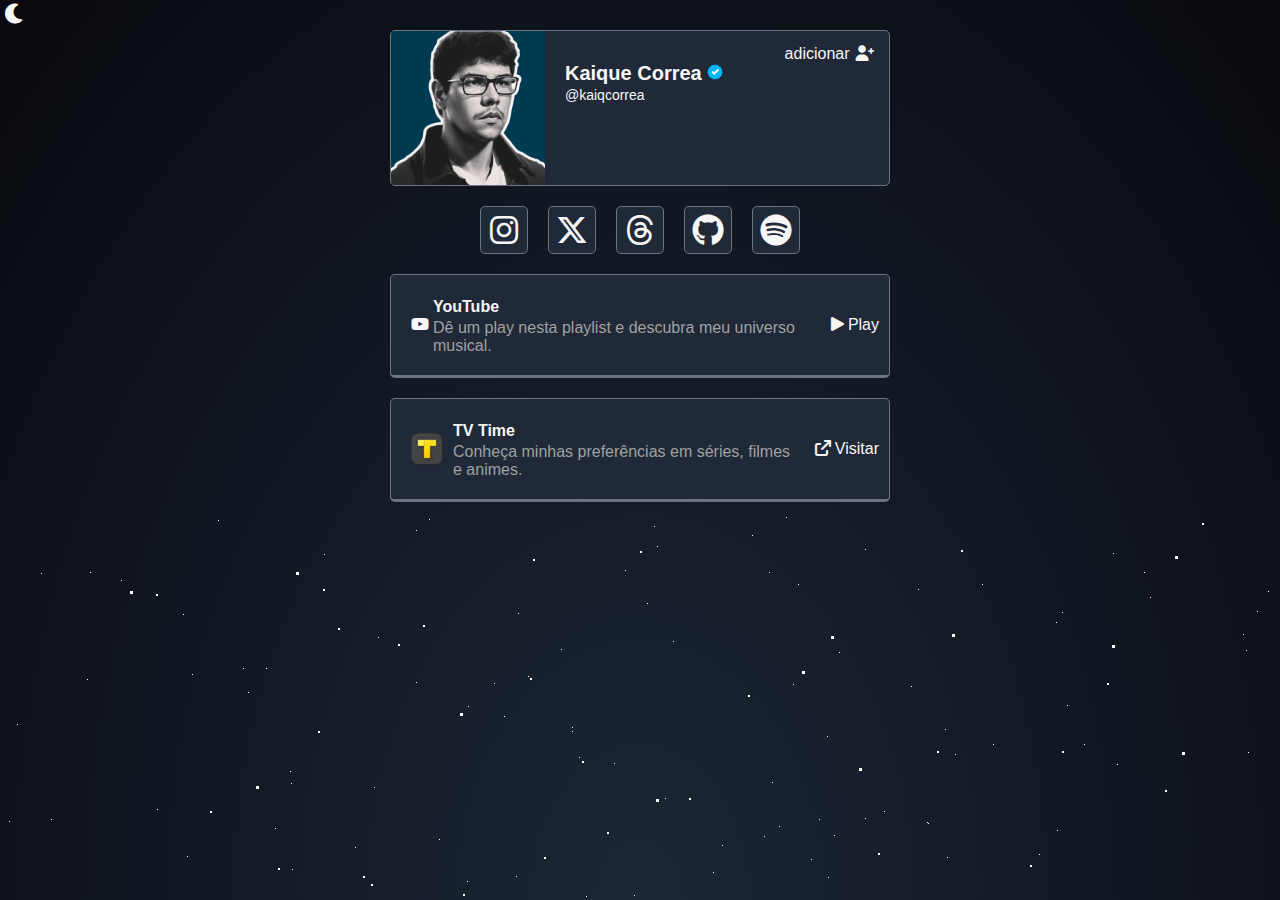
<file: index.html>
<!DOCTYPE html>
<html lang="pt-BR">

<head>
    <meta charset="UTF-8" />
    <meta name="viewport" content="width=device-width, initial-scale=1.0">
    <meta name="description" content="Todas as minhas redes, em um só link.">
    <meta name="author" content="Kaique Correa">
    <meta name="keywords"
        content="Kaique Correa, Kaique Correa Links, Kaique, Linktree, Linktree Alternative, Link in bio, Link bio, Linktree clone, Linktree custom">
    <link rel="canonical" href="https://kaiqcorrea.github.io/"/>
    <link rel="preload" as="style" type="text/css" href="./style.css">
    <link rel="preload" as="style" type="text/css" href="./fontawesome/all.min.css">
    <link rel="preload" as="image" type="image/svg+xml" href="./images/cloud.svg">
    <link rel="preload" as="image" type="image/svg+xml" href="./images/verified.svg">
    <link rel="preload" as="image" type="image/webp" href="./images/TV-Time.webp">
    <link rel="preload" as="image" type="image/png" href="./images/profile.png">
    <link rel="preload" as="script" type="text/javascript" href="./script.js">
    <link rel="stylesheet" href="./fontawesome/all.min.css">
    <link rel="stylesheet" href="./style.css" id="theme-stylesheet">
    <link rel="icon" href="./images/favicon.ico" type="image/x-icon">
    <title>Kaique Correa | Links</title>
</head>

<body>
    <div id="profile">
        <div id="theme-toggle" class="theme-toggle">
            <i class="fas fa-moon"></i>
            <i class="fas fa-sun"></i>
        </div>
        <a id="adaptive" href="./download/contato.vcf" type="text/vcard" download onclick="showToast()">
            <img src="./images/profile.png" alt="Profile Picture" width="96px" height="96px">
            <svg>
                <defs>
                    <clipPath id="svg-pfp">
                        <path
                            d="M92.762 35.497a166.272 166.272 0 0 0-12.216-22.511l-1.493-2.283C75.331 4.958 69.376 1.301 62.838.745L60.217.52a143.613 143.613 0 0 0-24.432 0l-2.622.225c-6.537.556-12.493 4.213-16.214 9.958l-1.493 2.303A165.943 165.943 0 0 0 3.24 35.518L2.112 38.04c-2.816 6.301-2.816 13.616 0 19.919L3.24 60.48a165.883 165.883 0 0 0 12.216 22.512l1.493 2.302c3.721 5.746 9.677 9.404 16.214 9.96l2.622.225c8.131.694 16.3.694 24.432 0l2.621-.225c6.542-.564 12.498-4.232 16.215-9.99l1.493-2.303a166.044 166.044 0 0 0 12.216-22.512l1.127-2.522a24.542 24.542 0 0 0 0-19.917l-1.127-2.513Z" />
                    </clipPath>
                </defs>
            </svg>
        </a>
        <div id="name">
            Kaique Correa&nbsp;
            <img src="./images/verified.svg" alt="Verified" type="image/svg+xml" width="16px" height="16px">
        </div>
        <div class="profile-box">
            <a class="profile-picture" href="#popup">
                <img src="./images/profile.png" alt="Profile Picture"                 fetchpriority="high" width="154px" height="154px">
            </a>
            <div class="profile-text">
                <h1>Kaique Correa
                    <img src="./images/verified.svg" alt="Verified" type="image/svg+xml" width="16px" height="16px">
                </h1>

                <p class="username">@kaiqcorrea</p>
                <span class="add3"></span>
                <a class="add" href="./download/contato.vcf" type="text/vcard" download onclick="showToast()">
                    <span class="add2">adicionar</span>
                    <i class="fas fa-user-plus"></i>
                </a>
            </div>
        </div>
    </div>

    <div class="alert">
        <p>
            <i class="fas fa-check-circle">&nbsp;</i> Agora você pode abrir o arquivo baixado e salvar o contato na sua
            agenda.
        </p>
        <button class="close-button" onclick="closeToast()">&times;</button>
    </div>

    <div id="links">
        <a class="link" href="https://instagram.com/kaiqcorrea" aria-label="Instagram" target="_blank" rel="external">
            <i class="fab fa-instagram"></i>
        </a>
        <a class="link" href="https://twitter.com/kaiqcorrea" aria-label="X-Twitter" target="_blank" rel="external">
            <i class="fab fa-x-twitter"></i>
        </a>
        <a class="link" href="https://threads.net/kaiqcorrea" aria-label="Threads" target="_blank" rel="external">
            <i class="fab fa-threads"></i>
        </a>
        <a class="link" href="https://github.com/kaiqcorrea" aria-label="GitHub" target="_blank" rel="external">
            <i class="fab fa-github"></i>
        </a>
        <a class="link" href="https://open.spotify.com/user/kaiqcorrea" aria-label="Spotify" target="_blank" rel="external">
            <i class="fab fa-spotify"></i>
        </a>
    </div>

    <section>
        <a href="https://youtube.com/playlist?list=PLsXU0fd3OyCTQEkOlxaMael9kVkxUuAF0&si=Qaf2SpgvXbEg4tny" target="_blank" rel="external">
            <article>
                <i class="fa-brands fa-youtube yt">&nbsp;</i>
                <aside>
                    <h2>YouTube</h2>
                    <p>Dê um play nesta playlist e descubra meu universo musical.</p>
                </aside>
                <span>
                    <i class="fas fa-play">&nbsp;</i>Play
                </span>
            </article>
        </a>
        <a href="https://www.tvtime.com/pt_BR/user/16915692/profile" target="_blank" rel="external">
            <article>
                <img src="./images/TV-Time.webp" alt="TV Time" width="32px" height="32px"
                    fetchpriority="high">
                <aside>
                    <h2>TV Time</h2>
                    <p>Conheça minhas preferências em séries, filmes e animes.</p>
                </aside>
                <span>
                    <i class="fas fa-external-link-alt">&nbsp;</i>Visitar
                </span>
            </article>
        </a>
    </section>

    <div class="overlay" id="popup">
        <div class="popup">
            <div class="popup-photo">
                <img src="./images/QR-Code.png" alt="QR Code" width="100%" height="100%">
            </div>
            <div class="popup-quote">
                Leia o código QR para adicionar este contato ou clique no botão adicionar.
            </div>
            <a class="popup-close" href="#" onclick="history.back()">&times;</a>
        </div>
    </div>

    <div id="stars1"></div>
    <div id="stars2"></div>
    <div id="stars3"></div>

    <script src="./script.js"></script>
    <!-- Google tag (gtag.js) -->
    <script async src="./download/gtag.js"></script>
</body>

</html>
</file>
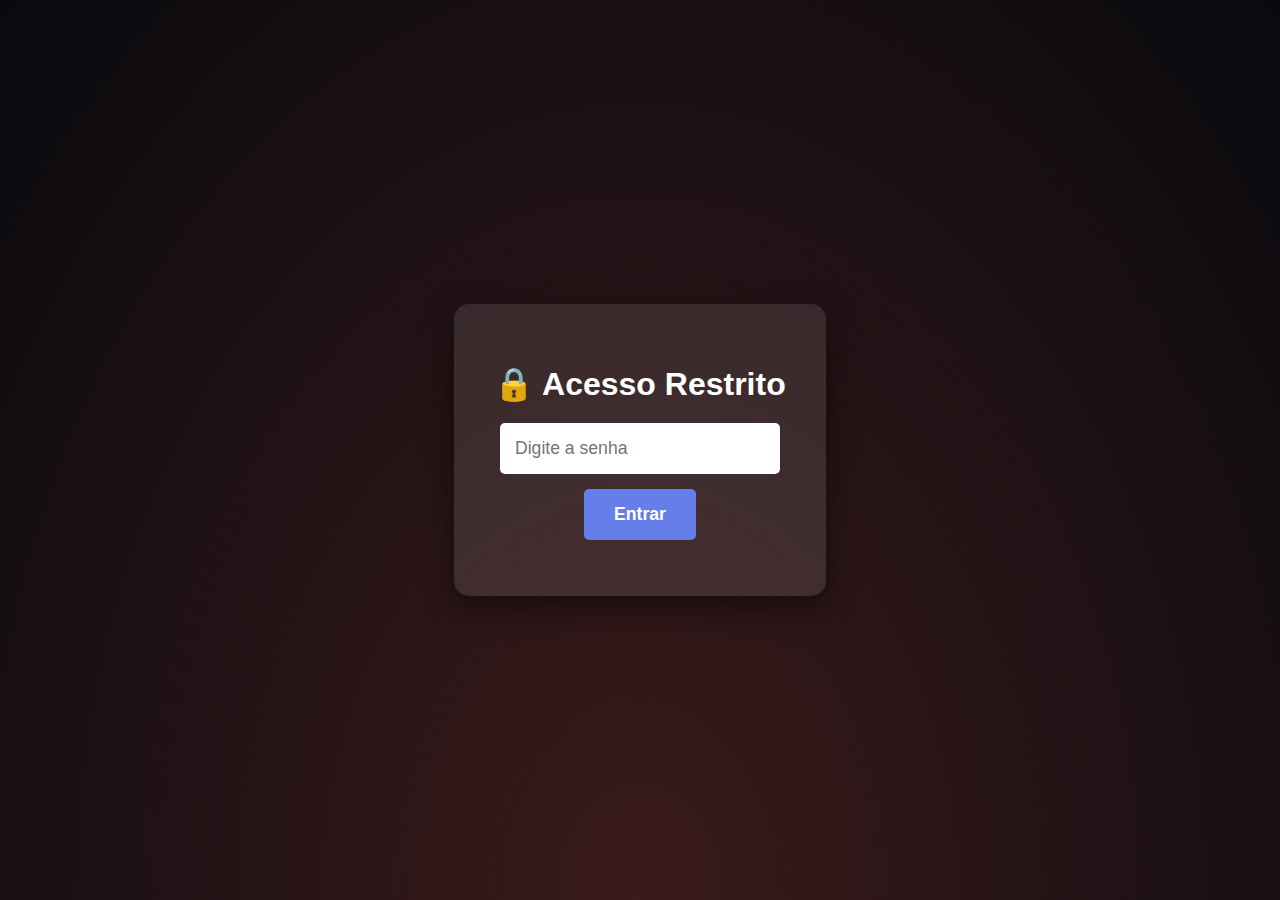
<file: Paola/index.html>
<!DOCTYPE html>
<html lang="pt-BR">
<head>
    <meta charset="UTF-8">
    <meta name="viewport" content="width=device-width, initial-scale=1.0">
    <meta name="robots" content="noindex, nofollow">
    <title>Acesso Restrito</title>
    <style>
        body {
            margin: 0;
            padding: 0;
            font-family: sans-serif;
            background: radial-gradient(ellipse at bottom, #3b1b1b 0%, #090a0f 100%);
            height: 100vh;
            display: flex;
            align-items: center;
            justify-content: center;
        }
        .password-container {
            background: rgba(255, 255, 255, 0.1);
            padding: 40px;
            border-radius: 15px;
            text-align: center;
            box-shadow: 0 10px 30px rgba(0, 0, 0, 0.5);
        }
        h1 {
            color: white;
            margin-bottom: 20px;
        }
        input {
            padding: 15px;
            font-size: 1.1em;
            border: none;
            border-radius: 5px;
            width: 250px;
            margin-bottom: 15px;
        }
        button {
            padding: 15px 30px;
            font-size: 1.1em;
            background: #667eea;
            color: white;
            border: none;
            border-radius: 5px;
            cursor: pointer;
            font-weight: bold;
        }
        button:hover {
            background: #764ba2;
        }
        .error {
            color: #ff6b6b;
            margin-top: 10px;
        }
    </style>
</head>
<body>
    <div id="password-screen" class="password-container">
        <h1>🔒 Acesso Restrito</h1>
        <input type="password" id="password-input" placeholder="Digite a senha" onkeypress="if(event.key==='Enter') checkPassword()">
        <br>
        <button onclick="checkPassword()">Entrar</button>
        <p id="error-message" class="error"></p>
    </div>

    <script>
        function checkPassword() {
            const password = document.getElementById('password-input').value;
            const correctPassword = 'morangao'; // ⭐ MUDE AQUI SUA SENHA ⭐
            
            if (password === correctPassword) {
                // Redireciona para a página principal
                window.location.href = 'main.html';
            } else {
                document.getElementById('error-message').textContent = '❌ Senha incorreta!';
            }
        }
    </script>
</body>
</html>
</file>
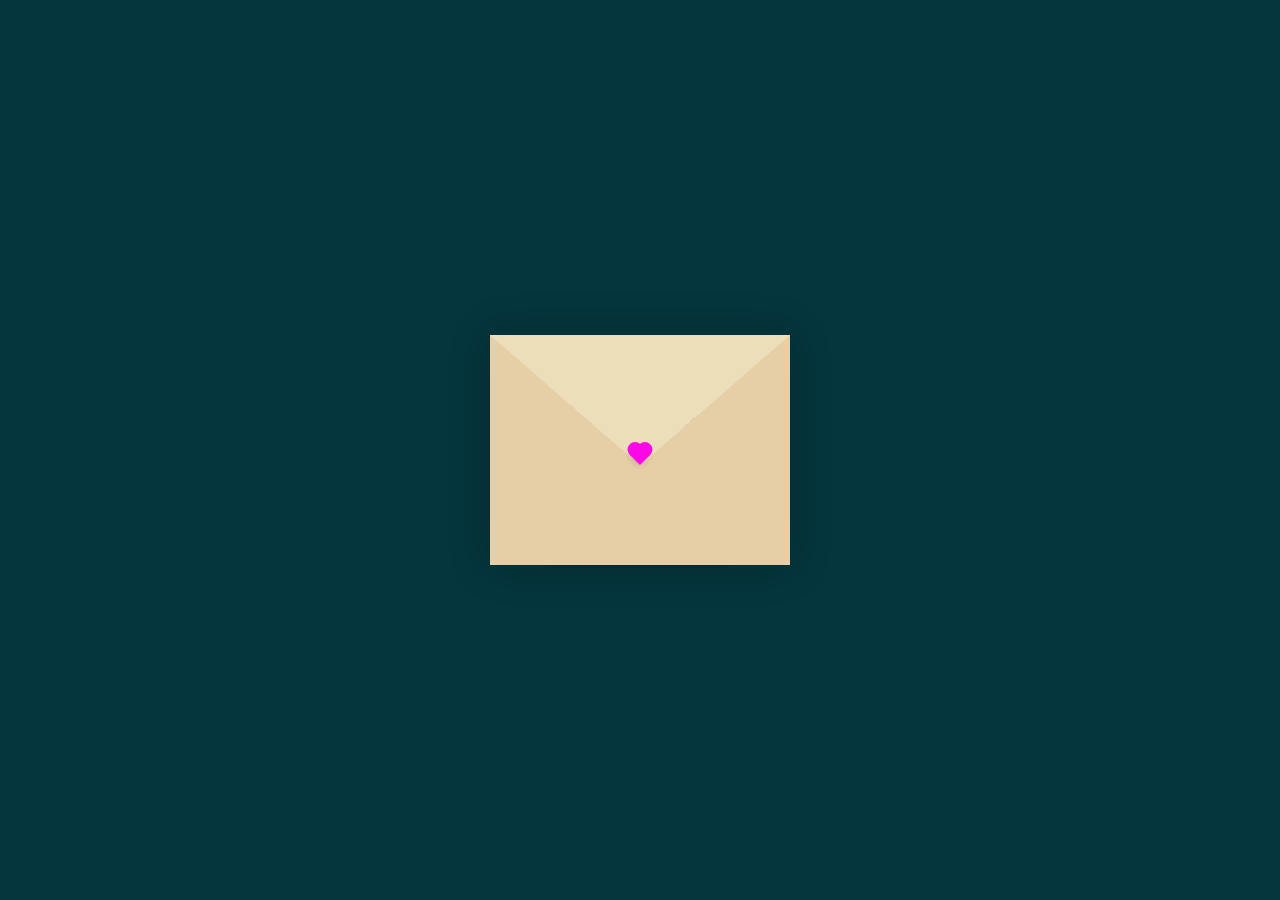
<file: super.html>
<!DOCTYPE html>
<html lang="pt-BR">
<head>
    <meta charset="UTF-8">
    <meta http-equiv="X-UA-Compatible" content="IE=edge">
    <meta name="viewport" content="width=device-width, initial-scale=1.0">
    <title>Best Super</title>
    <style>
        :root{
  --primary: #fff;
  --bg-color: rgb(5, 53, 61);
  --bg-envelope-color: #f5edd1;
  --envelope-tab: #ecdeb8;
  --envelope-cover: #e6cfa7;
  --shadow-color: rgba(0, 0, 0, 0.2);
  --txt-color: #444;
  --heart-color: rgb(252, 8, 231);
}
body{
  margin: 0;
  padding: 0;
  box-sizing: border-box;
  background: var(--bg-color);
  display: flex;
  align-items: center;
  justify-content: center;
}
.container {
  height: 100vh;
  display: grid;
  place-items: center;
}
.container > .envelope-wrapper {
  background: var(--bg-envelope-color);
  box-shadow: 0 0 40px var(--shadow-color);
}
.envelope-wrapper > .envelope {
  position: relative;
  width: 300px;
  height: 230px;
}
.envelope-wrapper > .envelope::before {
  content: "";
  position: absolute;
  top: 0;
  z-index: 2;
  border-top: 130px solid var(--envelope-tab);
  border-right: 150px solid transparent;
  border-left: 150px solid transparent;
  transform-origin: top;
  transition: all 0.5s ease-in-out 0.7s;
}
.envelope-wrapper > .envelope::after {
  content: "";
  position: absolute;
  z-index: 2;
  width: 0px;
  height: 0px;
  border-top: 130px solid transparent;
  border-right: 150px solid var(--envelope-cover);
  border-bottom: 100px solid var(--envelope-cover);
  border-left: 150px solid var(--envelope-cover);
}
.envelope > .letter {
  position: absolute;
  right: 20%;
  bottom: 0;
  width: 54%;
  height: 80%;
  background: var(--primary);
  text-align: center;
  transition: all 1s ease-in-out;
  box-shadow: 0 0 5px var(--shadow-color);
  padding: 20px 10px;
}

.envelope > .letter > .text {
  font-family: 'Gill Sans', 'Gill Sans MT', Calibri, 'Trebuchet MS', sans-serif;
  color: var(--txt-color);
  text-align: left;
  font-size: 10px;
}
.heart {
  position: absolute;
  top: 50%;
  left: 50%;
  width: 15px;
  height: 15px;
  background: var(--heart-color);
  z-index: 4;
  transform: translate(-50%, -20%) rotate(45deg);
  transition: transform 0.5s ease-in-out 1s;
  box-shadow: 0 1px 6px var(--shadow-color);
  cursor: pointer;
}
.heart:before, 
.heart:after {
  content: "";
  position: absolute;
  width: 15px;
  height: 15px;
  background-color: var(--heart-color);
  border-radius: 50%;
}
.heart:before {
  top: -7.5px;
}
.heart:after {
  right: 7.5px;
}
.flap > .envelope:before {
  transform: rotateX(180deg);
  z-index: 0;
}
.flap > .envelope > .letter {
  bottom: 100px;
  transform: scale(1.5);
  transition-delay: 1s;
}
.flap > .heart {
  transform: rotate(90deg);
  transition-delay: 0.4s;
}
    </style>
</head>
<body>
    <div class="container">
        <div class="envelope-wrapper">
            <div class="envelope">
                <div class="letter">
                    <div class="text">
                      <p>
                        words cant even describe how amazing you are, but numbers can
                      </p>
                      <pre>
|￣￣￣￣￣￣￣￣￣￣￣￣￣|
|  10/10 A MELHOR SUPER! | 
|＿＿＿＿＿＿＿＿＿＿＿＿＿|
      \ (•◡•) / 
       \     /
          ——  
        |    |
        |_   |_ </pre>
                    </div>
                </div>
            </div>
            <div class="heart"></div>
        </div>
    </div>
    <script>
        const envelope = document.querySelector('.envelope-wrapper');
        envelope.addEventListener('click', () => {
            envelope.classList.toggle('flap');
        });
    </script>
</body>
</html>
</file>
<file: style.css>
:root {
  --bg-color: #1f2937;
  --border-color: #6b7280;
  --color: #f6f6f6;
  --pcolor: #a1a1a1;
  --body-gradient1: #1b2735;
  --body-gradient2: #090a0f;
  --box-shadow: #ffffff4d;
  --light: #1f2937;
  --close: #f6f6f6;
}

.light-mode:root {
  --bg-color: #ffffff99;
  --border-color: #111827;
  --color: #111827;
  --pcolor: #013b52;
  --body-gradient1: #f6f6f6;
  --body-gradient2: #d7def0;
  --box-shadow: #0000004d;
  --light: #cbe1f4;
  --close: #cbe1f4;
}

* {
  box-sizing: border-box;
}

.theme-toggle {
  background-color: transparent;
  border: none;
  cursor: pointer;
  font-size: 20px;
}

.theme-toggle i {
  color: var(--color);
  left: 5px;
  position: absolute;
  top: 3px;
}

body {
  background: radial-gradient(ellipse at bottom,
      var(--body-gradient1) 0%,
      var(--body-gradient2) 100%);
  font-family: "Trebuchet MS", "apple-system", BlinkMacSystemFont, "Segoe UI",
    Roboto, Oxygen-Sans, Ubuntu, Cantarell, "Helvetica Neue", sans-serif;
  margin: 0;
  position: relative;
  width: 100%;
  height: 100vh;
  z-index: -1;
}

h1,
h2,
p {
  margin: 0;
}

h1 {
  color: var(--color);
  font-size: 1.25rem;
  font-weight: 700;
  line-height: 1.2;
  margin-top: 0.625rem;
}

h2 {
  color: var(--color);
  font-size: 1rem;
  font-weight: 700;
  line-height: 1.5;
}

p {
  color: var(--color)
}

a {
  text-decoration: initial;
  z-index: 1;
}

a:active {
  color: initial;
  text-decoration: initial;
}

#adaptive {
  display: none;
}

#name {
  display: none;
}

#profile {
  align-items: center;
  display: flex;
  flex-direction: column;
  justify-content: center;
  padding-top: 1.25rem;
}

.profile-box {
  background: var(--bg-color);
  border: 1px solid var(--border-color);
  border-radius: 0.313rem;
  color: var(--color);
  display: flex;
  margin: 10px 0px;
  max-width: 31.25rem;
  position: relative;
  width: 100vw;
  z-index: 1;
}

.profile-picture {
  border-bottom-left-radius: 5px;
  border-top-left-radius: 5px;
  display: flex;
  height: 154px;
  width: 154px;
}

.profile-picture>img {
  border-bottom-left-radius: 4px;
  border-top-left-radius: 4px;
}

.profile-text {
  display: flex;
  flex-direction: column;
  line-height: 1.5;
  padding: 1.25rem;
}

.profile-text a {
  color: var(--color);
}

.alert {
  background-color: var(--light);
  border-radius: 5px;
  box-shadow: 0px 0px 10px #00000033;
  color: var(--color);
  display: none;
  height: 67px;
  left: 50%;
  padding: 20px;
  position: fixed;
  transform: translateX(-50%);
  width: 360px;
  z-index: 2;
}

.close-button {
  background: none;
  border: none;
  color: var(--color);
  cursor: pointer;
  font-size: 20px;
  font-weight: 700;
  position: absolute;
  right: 0;
  top: 0;
}

.dsp {
  align-items: center;
  display: flex;
  justify-content: center;
  text-align: left;
}

.fade-in {
  animation: fadeIn 0.8s ease-in;
}

.fade-out {
  animation: fadeOut 0.8s ease-in-out;
}

.username {
  font-size: 0.875rem;
  margin-bottom: 0.625rem;
}

.add {
  position: absolute;
  right: 15px;
  top: 10px;
}

.add:hover {
  cursor: pointer;
}

#links {
  align-items: center;
  color: var(--color);
  display: flex;
  flex-wrap: wrap;
  justify-content: center;
  margin: 7px 0px;
}

.link {
  align-items: center;
  background-color: var(--bg-color);
  border: 1px solid var(--border-color);
  border-radius: 5px;
  color: var(--color);
  cursor: pointer;
  display: flex;
  font-size: 2rem;
  height: 48px;
  justify-content: center;
  margin: 3px 10px;
  padding: 8px;
  position: relative;
  text-align: center;
  width: 48px;
}

.link:hover {
  background-color: transparent;
  color: var(--color);
}

section {
  align-items: center;
  display: flex;
  flex-direction: column;
  justify-content: center;
}

article {
  align-items: center;
  background: var(--bg-color);
  border: 1px solid var(--border-color);
  border-bottom: 3px solid var(--border-color);
  border-radius: 5px;
  color: var(--color);
  cursor: pointer;
  display: flex;
  margin: 10px 0;
  max-width: 500px;
  padding: 20px;
  width: 100vw;
  z-index: 1;
}

article:hover {
  box-shadow: 0 8px 4px -4px var(--box-shadow);
  transform: scale(1.03);
}

article img {
  margin-right: 10px;
}

article p {
  color: var(--pcolor);
  line-height: normal;
}

article span {
  align-items: center;
  display: flex;
  left: 10px;
  margin-left: 10px;
  position: relative;
}

aside {
  width: 100vw;
}

@keyframes fadeIn {
  0% {
    opacity: 0;
  }

  100% {
    opacity: 1;
  }
}

@keyframes fadeOut {
  0% {
    opacity: 1;
  }

  100% {
    opacity: 0;
  }
}

@media (min-width: 0) and (max-width: 319px) {
  .alert {
    font-size: 12px;
    height: 54px;
    width: 280px;
  }

  .link {
    font-size: 1.7rem;
    height: 36px;
    width: 36px;
  }
}

@media (min-width: 320px) and (max-width: 359px) {
  .alert {
    font-size: 14px;
    padding: 15px;
    width: 320px;
  }

  .link {
    font-size: 1.9rem;
    height: 40px;
    width: 40px;
  }
}

@media (min-width: 0) and (max-width: 450px) {
  .profile-box {
    display: none;
  }

  #adaptive,
  #adaptive img {
    width: 96px;
    height: 96px;
    display: flex;
    justify-content: center;
    align-items: center;
    clip-path: url(#svg-pfp);
    margin-top: 3px;
    margin-bottom: 10px;
  }

  #name {
    color: var(--color);
    font-size: 1rem;
    font-weight: bold;
    line-height: 1.25;
    display: flex;
    justify-content: center;
    align-items: center;
    width: 100%;
    text-align: center;
    text-decoration: none;
    margin-bottom: 10px;
  }
}

/*------------------------Popup--------------------------*/
/* Credits: https://www.youtube.com/watch?v=lAS2glU0xlc  */
/*--------------------------&----------------------------*/
/*------------ https://github.com/johnggli --------------*/

.overlay {
  display: flex;
  align-items: center;
  justify-content: center;
  position: fixed;
  top: 0;
  bottom: 0;
  left: 0;
  right: 0;
  background-color: #000000b3;
  visibility: hidden;
  opacity: 0;
  overflow: hidden;
  transition: .4s ease-in-out;
  z-index: 3;
}

.popup {
  position: relative;
  top: -43%;
  display: flex;
  flex-direction: column;
  align-items: center;
  max-width: 22rem;
  width: auto;
  height: auto;
  margin: 3.5rem;
  background-color: var(--light);
  border-radius: 5px;
  transform: scale(0);
  transition: .4s ease-in-out;
}

.popup-quote {
  position: flex;
  color: var(--color);
  padding: 15px 5px;
  text-align: center;
  font-size: 1rem;
}

.popup-photo {
  display: flex;
  width: 100%;
  height: 100%;
}

.popup-photo img {
  width: 100%;
  height: 100%;
  border-top-right-radius: 5px;
  border-top-left-radius: 5px;
}

.overlay:target {
  visibility: visible;
  opacity: 1;
}

.overlay:target .popup {
  transform: scale(1);
  top: 0;
  left: 0;
}

.popup-close {
  position: absolute;
  right: -2rem;
  top: -2rem;
  width: 2.5rem;
  height: 2.5rem;
  font-size: 2rem;
  font-weight: 700;
  color: var(--close);
  line-height: 2rem;
  text-align: center;
  cursor: pointer;
  text-decoration: none;
}

.popup-close:active {
  color: var(--close);
}

/*------------------------CREDITS------------------------*/
/* Parallax: https://www.youtube.com/watch?v=aywzn9cf-_U */
/*--------------------------&----------------------------*/
/*------------ https://github.com/johnggli --------------*/

@keyframes animStar {
  from {
    transform: translateY(0px);
  }

  to {
    transform: translateY(-2000px);
  }
}

#stars1 {
  width: 1px;
  height: 1px;
  background: transparent;
  animation: animStar 14s linear infinite;
  z-index: -1;

  box-shadow: 779px 1331px #fff, 324px 42px #fff, 303px 586px #fff,
    1312px 276px #fff, 451px 625px #fff, 521px 1931px #fff, 1087px 1871px #fff,
    36px 1546px #fff, 132px 934px #fff, 1698px 901px #fff, 1418px 664px #fff,
    1448px 1157px #fff, 1084px 232px #fff, 347px 1776px #fff, 1722px 243px #fff,
    1629px 835px #fff, 479px 969px #fff, 1231px 960px #fff, 586px 384px #fff,
    164px 527px #fff, 8px 646px #fff, 1150px 1126px #fff, 665px 1357px #fff,
    1556px 1982px #fff, 1260px 1961px #fff, 1675px 1741px #fff,
    1843px 1514px #fff, 718px 1628px #fff, 242px 1343px #fff, 1497px 1880px #fff,
    1364px 230px #fff, 1739px 1302px #fff, 636px 959px #fff, 304px 686px #fff,
    614px 751px #fff, 1935px 816px #fff, 1428px 60px #fff, 355px 335px #fff,
    1594px 158px #fff, 90px 60px #fff, 1553px 162px #fff, 1239px 1825px #fff,
    1945px 587px #fff, 749px 1785px #fff, 1987px 1172px #fff, 1301px 1237px #fff,
    1039px 342px #fff, 1585px 1481px #fff, 995px 1048px #fff, 524px 932px #fff,
    214px 413px #fff, 1701px 1300px #fff, 1037px 1613px #fff, 1871px 996px #fff,
    1360px 1635px #fff, 1110px 1313px #fff, 412px 1783px #fff, 1949px 177px #fff,
    903px 1854px #fff, 700px 1936px #fff, 378px 125px #fff, 308px 834px #fff,
    1118px 962px #fff, 1350px 1929px #fff, 781px 1811px #fff, 561px 137px #fff,
    757px 1148px #fff, 1670px 1979px #fff, 343px 739px #fff, 945px 795px #fff,
    576px 1903px #fff, 1078px 1436px #fff, 1583px 450px #fff, 1366px 474px #fff,
    297px 1873px #fff, 192px 162px #fff, 1624px 1633px #fff, 59px 453px #fff,
    82px 1872px #fff, 1933px 498px #fff, 1966px 1974px #fff, 1975px 1688px #fff,
    779px 314px #fff, 1858px 1543px #fff, 73px 1507px #fff, 1693px 975px #fff,
    1683px 108px #fff, 1768px 1654px #fff, 654px 14px #fff, 494px 171px #fff,
    1689px 1895px #fff, 1660px 263px #fff, 1031px 903px #fff, 1203px 1393px #fff,
    1333px 1421px #fff, 1113px 41px #fff, 1206px 1645px #fff, 1325px 1635px #fff,
    142px 388px #fff, 572px 215px #fff, 1535px 296px #fff, 1419px 407px #fff,
    1379px 1003px #fff, 329px 469px #fff, 1791px 1652px #fff, 935px 1802px #fff,
    1330px 1820px #fff, 421px 1933px #fff, 828px 365px #fff, 275px 316px #fff,
    707px 960px #fff, 1605px 1554px #fff, 625px 58px #fff, 717px 1697px #fff,
    1669px 246px #fff, 1925px 322px #fff, 1154px 1803px #fff, 1929px 295px #fff,
    1248px 240px #fff, 1045px 1755px #fff, 166px 942px #fff, 1888px 1773px #fff,
    678px 1963px #fff, 1370px 569px #fff, 1974px 1400px #fff, 1786px 460px #fff,
    51px 307px #fff, 784px 1400px #fff, 730px 1258px #fff, 1712px 393px #fff,
    416px 170px #fff, 1797px 1932px #fff, 572px 219px #fff, 1557px 1856px #fff,
    218px 8px #fff, 348px 1334px #fff, 469px 413px #fff, 385px 1738px #fff,
    1357px 1818px #fff, 240px 942px #fff, 248px 1847px #fff, 1535px 806px #fff,
    236px 1514px #fff, 1429px 1556px #fff, 73px 1633px #fff, 1398px 1121px #fff,
    671px 1301px #fff, 1404px 1663px #fff, 740px 1018px #fff, 1600px 377px #fff,
    785px 514px #fff, 112px 1084px #fff, 1915px 1887px #fff, 1463px 1848px #fff,
    687px 1115px #fff, 1268px 1768px #fff, 1729px 1425px #fff,
    1284px 1022px #fff, 801px 974px #fff, 1975px 1317px #fff, 1354px 834px #fff,
    1446px 1484px #fff, 1283px 1786px #fff, 11px 523px #fff, 1842px 236px #fff,
    1355px 654px #fff, 429px 7px #fff, 1033px 1128px #fff, 157px 297px #fff,
    545px 635px #fff, 52px 1080px #fff, 827px 1520px #fff, 1121px 490px #fff,
    9px 309px #fff, 1744px 1586px #fff, 1014px 417px #fff, 1534px 524px #fff,
    958px 552px #fff, 1403px 1496px #fff, 387px 703px #fff, 1522px 548px #fff,
    1355px 282px #fff, 1532px 601px #fff, 1838px 790px #fff, 290px 259px #fff,
    295px 598px #fff, 1601px 539px #fff, 1561px 1272px #fff, 34px 1922px #fff,
    1024px 543px #fff, 467px 369px #fff, 722px 333px #fff, 1976px 1255px #fff,
    766px 983px #fff, 1582px 1285px #fff, 12px 512px #fff, 617px 1410px #fff,
    682px 577px #fff, 1334px 1438px #fff, 439px 327px #fff, 1617px 1661px #fff,
    673px 129px #fff, 794px 941px #fff, 1386px 1902px #fff, 37px 1353px #fff,
    1467px 1353px #fff, 416px 18px #fff, 187px 344px #fff, 200px 1898px #fff,
    1491px 1619px #fff, 811px 347px #fff, 924px 1827px #fff, 945px 217px #fff,
    1735px 1228px #fff, 379px 1890px #fff, 79px 761px #fff, 825px 1837px #fff,
    1980px 1558px #fff, 1308px 1573px #fff, 1488px 1726px #fff,
    382px 1208px #fff, 522px 595px #fff, 1277px 1898px #fff, 354px 552px #fff,
    161px 1784px #fff, 614px 251px #fff, 526px 1576px #fff, 17px 212px #fff,
    179px 996px #fff, 467px 1208px #fff, 1944px 1838px #fff, 1140px 1093px #fff,
    858px 1007px #fff, 200px 1064px #fff, 423px 1964px #fff, 1945px 439px #fff,
    1377px 689px #fff, 1120px 1437px #fff, 1876px 668px #fff, 907px 1324px #fff,
    343px 1976px #fff, 1816px 1501px #fff, 1849px 177px #fff, 647px 91px #fff,
    1984px 1012px #fff, 1336px 1300px #fff, 128px 648px #fff, 305px 1060px #fff,
    1324px 826px #fff, 1263px 1314px #fff, 1801px 629px #fff, 1614px 1555px #fff,
    1634px 90px #fff, 1603px 452px #fff, 891px 1984px #fff, 1556px 1906px #fff,
    121px 68px #fff, 1676px 1714px #fff, 516px 936px #fff, 1947px 1492px #fff,
    1455px 1519px #fff, 45px 602px #fff, 205px 1039px #fff, 793px 172px #fff,
    1562px 1739px #fff, 1056px 110px #fff, 1512px 379px #fff, 1795px 1621px #fff,
    1848px 607px #fff, 262px 1719px #fff, 477px 991px #fff, 483px 883px #fff,
    1239px 1197px #fff, 1496px 647px #fff, 1649px 25px #fff, 1491px 1946px #fff,
    119px 996px #fff, 179px 1472px #fff, 1341px 808px #fff, 1565px 1700px #fff,
    407px 1544px #fff, 1754px 357px #fff, 1288px 981px #fff, 902px 1997px #fff,
    1755px 1668px #fff, 186px 877px #fff, 1202px 1882px #fff, 461px 1213px #fff,
    1400px 748px #fff, 1969px 1899px #fff, 809px 522px #fff, 514px 1219px #fff,
    374px 275px #fff, 938px 1973px #fff, 357px 552px #fff, 144px 1722px #fff,
    1572px 912px #fff, 402px 1858px #fff, 1544px 1195px #fff, 667px 1257px #fff,
    727px 1496px #fff, 993px 232px #fff, 1772px 313px #fff, 1040px 1590px #fff,
    1204px 1973px #fff, 1268px 79px #fff, 1555px 1048px #fff, 986px 1707px #fff,
    978px 1710px #fff, 713px 360px #fff, 407px 863px #fff, 461px 736px #fff,
    284px 1608px #fff, 103px 430px #fff, 1283px 1319px #fff, 977px 1186px #fff,
    1966px 1516px #fff, 1287px 1129px #fff, 70px 1098px #fff, 1189px 889px #fff,
    1126px 1734px #fff, 309px 1292px #fff, 879px 764px #fff, 65px 473px #fff,
    1003px 1959px #fff, 658px 791px #fff, 402px 1576px #fff, 35px 622px #fff,
    529px 1589px #fff, 164px 666px #fff, 1876px 1290px #fff, 1541px 526px #fff,
    270px 1297px #fff, 440px 865px #fff, 1500px 802px #fff, 182px 1754px #fff,
    1264px 892px #fff, 272px 1249px #fff, 1289px 1535px #fff, 190px 1646px #fff,
    955px 242px #fff, 1456px 1597px #fff, 1727px 1983px #fff, 635px 801px #fff,
    226px 455px #fff, 1396px 1710px #fff, 849px 1863px #fff, 237px 1264px #fff,
    839px 140px #fff, 1122px 735px #fff, 1280px 15px #fff, 1318px 242px #fff,
    1819px 1148px #fff, 333px 1392px #fff, 1949px 553px #fff, 1878px 1332px #fff,
    467px 548px #fff, 1812px 1082px #fff, 1067px 193px #fff, 243px 156px #fff,
    483px 1616px #fff, 1714px 933px #fff, 759px 1800px #fff, 1822px 995px #fff,
    1877px 572px #fff, 581px 1084px #fff, 107px 732px #fff, 642px 1837px #fff,
    166px 1493px #fff, 1555px 198px #fff, 819px 307px #fff, 947px 345px #fff,
    827px 224px #fff, 927px 1394px #fff, 540px 467px #fff, 1093px 405px #fff,
    1140px 927px #fff, 130px 529px #fff, 33px 1980px #fff, 1147px 1663px #fff,
    1616px 1436px #fff, 528px 710px #fff, 798px 1100px #fff, 505px 1480px #fff,
    899px 641px #fff, 1909px 1949px #fff, 1311px 964px #fff, 979px 1301px #fff,
    1393px 969px #fff, 1793px 1886px #fff, 292px 357px #fff, 1196px 1718px #fff,
    1290px 1994px #fff, 537px 1973px #fff, 1181px 1674px #fff,
    1740px 1566px #fff, 1307px 265px #fff, 922px 522px #fff, 1892px 472px #fff,
    384px 1746px #fff, 392px 1098px #fff, 647px 548px #fff, 390px 1498px #fff,
    1246px 138px #fff, 730px 876px #fff, 192px 1472px #fff, 1790px 1789px #fff,
    928px 311px #fff, 1253px 1647px #fff, 747px 1921px #fff, 1561px 1025px #fff,
    1533px 1292px #fff, 1985px 195px #fff, 728px 729px #fff, 1712px 1936px #fff,
    512px 1717px #fff, 1528px 483px #fff, 313px 1642px #fff, 281px 1849px #fff,
    1212px 799px #fff, 435px 1191px #fff, 1422px 611px #fff, 1718px 1964px #fff,
    411px 944px #fff, 210px 636px #fff, 1502px 1295px #fff, 1434px 349px #fff,
    769px 60px #fff, 747px 1053px #fff, 789px 504px #fff, 1436px 1264px #fff,
    1893px 1225px #fff, 1394px 1788px #fff, 1108px 1317px #fff,
    1673px 1395px #fff, 854px 1010px #fff, 1705px 80px #fff, 1858px 148px #fff,
    1729px 344px #fff, 1388px 664px #fff, 895px 406px #fff, 1479px 157px #fff,
    1441px 1157px #fff, 552px 1900px #fff, 516px 364px #fff, 1647px 189px #fff,
    1427px 1071px #fff, 785px 729px #fff, 1080px 1710px #fff, 504px 204px #fff,
    1177px 1622px #fff, 657px 34px #fff, 1296px 1099px #fff, 248px 180px #fff,
    1212px 1568px #fff, 667px 1562px #fff, 695px 841px #fff, 1608px 1247px #fff,
    751px 882px #fff, 87px 167px #fff, 607px 1368px #fff, 1363px 1203px #fff,
    1836px 317px #fff, 1668px 1703px #fff, 830px 1154px #fff, 1721px 1398px #fff,
    1601px 1280px #fff, 976px 874px #fff, 1743px 254px #fff, 1020px 1815px #fff,
    1670px 1766px #fff, 1890px 735px #fff, 1379px 136px #fff, 1864px 695px #fff,
    206px 965px #fff, 1404px 1932px #fff, 1923px 1360px #fff, 247px 682px #fff,
    519px 1708px #fff, 645px 750px #fff, 1164px 1204px #fff, 834px 323px #fff,
    172px 1350px #fff, 213px 972px #fff, 1837px 190px #fff, 285px 1806px #fff,
    1047px 1299px #fff, 1548px 825px #fff, 1730px 324px #fff, 1346px 1909px #fff,
    772px 270px #fff, 345px 1190px #fff, 478px 1433px #fff, 1479px 25px #fff,
    1994px 1830px #fff, 1744px 732px #fff, 20px 1635px #fff, 690px 1795px #fff,
    1594px 569px #fff, 579px 245px #fff, 1398px 733px #fff, 408px 1352px #fff,
    1774px 120px #fff, 1152px 1370px #fff, 1698px 1810px #fff, 710px 1450px #fff,
    665px 286px #fff, 493px 1720px #fff, 786px 5px #fff, 637px 1140px #fff,
    764px 324px #fff, 927px 310px #fff, 938px 1424px #fff, 1884px 744px #fff,
    913px 462px #fff, 1831px 1936px #fff, 1527px 249px #fff, 36px 1381px #fff,
    1597px 581px #fff, 1530px 355px #fff, 949px 459px #fff, 799px 828px #fff,
    242px 1471px #fff, 654px 797px #fff, 796px 594px #fff, 1365px 678px #fff,
    752px 23px #fff, 1630px 541px #fff, 982px 72px #fff, 1733px 1831px #fff,
    21px 412px #fff, 775px 998px #fff, 335px 1945px #fff, 264px 583px #fff,
    158px 1311px #fff, 528px 164px #fff, 1978px 574px #fff, 717px 1203px #fff,
    734px 1591px #fff, 1555px 820px #fff, 16px 1943px #fff, 1625px 1177px #fff,
    1236px 690px #fff, 1585px 1590px #fff, 1737px 1728px #fff, 721px 698px #fff,
    1804px 1186px #fff, 166px 980px #fff, 1850px 230px #fff, 330px 1712px #fff,
    95px 797px #fff, 1948px 1078px #fff, 469px 939px #fff, 1269px 1899px #fff,
    955px 1220px #fff, 1137px 1075px #fff, 312px 1293px #fff, 986px 1762px #fff,
    1103px 1238px #fff, 428px 1993px #fff, 355px 570px #fff, 977px 1836px #fff,
    1395px 1092px #fff, 276px 913px #fff, 1743px 656px #fff, 773px 502px #fff,
    1686px 1322px #fff, 1516px 1945px #fff, 1334px 501px #fff, 266px 156px #fff,
    455px 655px #fff, 798px 72px #fff, 1059px 1259px #fff, 1402px 1687px #fff,
    236px 1329px #fff, 1455px 786px #fff, 146px 1228px #fff, 1851px 823px #fff,
    1062px 100px #fff, 1220px 953px #fff, 20px 1826px #fff, 36px 1063px #fff,
    1525px 338px #fff, 790px 1521px #fff, 741px 1099px #fff, 288px 1489px #fff,
    700px 1060px #fff, 390px 1071px #fff, 411px 1036px #fff, 1853px 1072px #fff,
    1446px 1085px #fff, 1164px 874px #fff, 924px 925px #fff, 291px 271px #fff,
    1257px 1964px #fff, 1580px 1352px #fff, 1507px 1216px #fff, 211px 956px #fff,
    985px 1195px #fff, 975px 1640px #fff, 518px 101px #fff, 663px 1395px #fff,
    914px 532px #fff, 145px 1320px #fff, 69px 1397px #fff, 982px 523px #fff,
    257px 725px #fff, 1599px 831px #fff, 1636px 1513px #fff, 1250px 1158px #fff,
    1132px 604px #fff, 183px 102px #fff, 1057px 318px #fff, 1247px 1835px #fff,
    1983px 1110px #fff, 1077px 1455px #fff, 921px 1770px #fff, 806px 1350px #fff,
    1938px 1992px #fff, 855px 1260px #fff, 902px 1345px #fff, 658px 1908px #fff,
    1845px 679px #fff, 712px 1482px #fff, 595px 950px #fff, 1784px 1992px #fff,
    1847px 1785px #fff, 691px 1004px #fff, 175px 1179px #fff, 1666px 1911px #fff,
    41px 61px #fff, 971px 1080px #fff, 1830px 1450px #fff, 1351px 1518px #fff,
    1257px 99px #fff, 1395px 1498px #fff, 1117px 252px #fff, 1779px 597px #fff,
    1346px 729px #fff, 1108px 1144px #fff, 402px 691px #fff, 72px 496px #fff,
    1673px 1604px #fff, 1497px 974px #fff, 1865px 1664px #fff, 88px 806px #fff,
    918px 77px #fff, 244px 1118px #fff, 256px 1820px #fff, 1851px 1840px #fff,
    605px 1851px #fff, 634px 383px #fff, 865px 37px #fff, 943px 1024px #fff,
    1951px 177px #fff, 1097px 523px #fff, 985px 1700px #fff, 1243px 122px #fff,
    768px 1070px #fff, 468px 194px #fff, 320px 1867px #fff, 1850px 185px #fff,
    380px 1616px #fff, 468px 1294px #fff, 1122px 1743px #fff, 884px 299px #fff,
    1300px 1917px #fff, 1860px 396px #fff, 1270px 990px #fff, 529px 733px #fff,
    1975px 1347px #fff, 1885px 685px #fff, 226px 506px #fff, 651px 878px #fff,
    1323px 680px #fff, 1284px 680px #fff, 238px 1967px #fff, 911px 174px #fff,
    1111px 521px #fff, 1150px 85px #fff, 794px 502px #fff, 484px 1856px #fff,
    1809px 368px #fff, 112px 953px #fff, 590px 1009px #fff, 1655px 311px #fff,
    100px 1026px #fff, 1803px 352px #fff, 865px 306px #fff, 1077px 1019px #fff,
    1335px 872px #fff, 1647px 1298px #fff, 1233px 1387px #fff, 698px 1036px #fff,
    659px 1860px #fff, 388px 1412px #fff, 1212px 458px #fff, 755px 1468px #fff,
    696px 1654px #fff, 1144px 60px #fff;
}

#stars1:after {
  content: "";
  position: absolute;
  top: auto;
  width: 1px;
  height: 1px;
  background: transparent;
  z-index: -1;

  box-shadow: 779px 1331px #fff, 324px 42px #fff, 303px 586px #fff,
    1312px 276px #fff, 451px 625px #fff, 521px 1931px #fff, 1087px 1871px #fff,
    36px 1546px #fff, 132px 934px #fff, 1698px 901px #fff, 1418px 664px #fff,
    1448px 1157px #fff, 1084px 232px #fff, 347px 1776px #fff, 1722px 243px #fff,
    1629px 835px #fff, 479px 969px #fff, 1231px 960px #fff, 586px 384px #fff,
    164px 527px #fff, 8px 646px #fff, 1150px 1126px #fff, 665px 1357px #fff,
    1556px 1982px #fff, 1260px 1961px #fff, 1675px 1741px #fff,
    1843px 1514px #fff, 718px 1628px #fff, 242px 1343px #fff, 1497px 1880px #fff,
    1364px 230px #fff, 1739px 1302px #fff, 636px 959px #fff, 304px 686px #fff,
    614px 751px #fff, 1935px 816px #fff, 1428px 60px #fff, 355px 335px #fff,
    1594px 158px #fff, 90px 60px #fff, 1553px 162px #fff, 1239px 1825px #fff,
    1945px 587px #fff, 749px 1785px #fff, 1987px 1172px #fff, 1301px 1237px #fff,
    1039px 342px #fff, 1585px 1481px #fff, 995px 1048px #fff, 524px 932px #fff,
    214px 413px #fff, 1701px 1300px #fff, 1037px 1613px #fff, 1871px 996px #fff,
    1360px 1635px #fff, 1110px 1313px #fff, 412px 1783px #fff, 1949px 177px #fff,
    903px 1854px #fff, 700px 1936px #fff, 378px 125px #fff, 308px 834px #fff,
    1118px 962px #fff, 1350px 1929px #fff, 781px 1811px #fff, 561px 137px #fff,
    757px 1148px #fff, 1670px 1979px #fff, 343px 739px #fff, 945px 795px #fff,
    576px 1903px #fff, 1078px 1436px #fff, 1583px 450px #fff, 1366px 474px #fff,
    297px 1873px #fff, 192px 162px #fff, 1624px 1633px #fff, 59px 453px #fff,
    82px 1872px #fff, 1933px 498px #fff, 1966px 1974px #fff, 1975px 1688px #fff,
    779px 314px #fff, 1858px 1543px #fff, 73px 1507px #fff, 1693px 975px #fff,
    1683px 108px #fff, 1768px 1654px #fff, 654px 14px #fff, 494px 171px #fff,
    1689px 1895px #fff, 1660px 263px #fff, 1031px 903px #fff, 1203px 1393px #fff,
    1333px 1421px #fff, 1113px 41px #fff, 1206px 1645px #fff, 1325px 1635px #fff,
    142px 388px #fff, 572px 215px #fff, 1535px 296px #fff, 1419px 407px #fff,
    1379px 1003px #fff, 329px 469px #fff, 1791px 1652px #fff, 935px 1802px #fff,
    1330px 1820px #fff, 421px 1933px #fff, 828px 365px #fff, 275px 316px #fff,
    707px 960px #fff, 1605px 1554px #fff, 625px 58px #fff, 717px 1697px #fff,
    1669px 246px #fff, 1925px 322px #fff, 1154px 1803px #fff, 1929px 295px #fff,
    1248px 240px #fff, 1045px 1755px #fff, 166px 942px #fff, 1888px 1773px #fff,
    678px 1963px #fff, 1370px 569px #fff, 1974px 1400px #fff, 1786px 460px #fff,
    51px 307px #fff, 784px 1400px #fff, 730px 1258px #fff, 1712px 393px #fff,
    416px 170px #fff, 1797px 1932px #fff, 572px 219px #fff, 1557px 1856px #fff,
    218px 8px #fff, 348px 1334px #fff, 469px 413px #fff, 385px 1738px #fff,
    1357px 1818px #fff, 240px 942px #fff, 248px 1847px #fff, 1535px 806px #fff,
    236px 1514px #fff, 1429px 1556px #fff, 73px 1633px #fff, 1398px 1121px #fff,
    671px 1301px #fff, 1404px 1663px #fff, 740px 1018px #fff, 1600px 377px #fff,
    785px 514px #fff, 112px 1084px #fff, 1915px 1887px #fff, 1463px 1848px #fff,
    687px 1115px #fff, 1268px 1768px #fff, 1729px 1425px #fff,
    1284px 1022px #fff, 801px 974px #fff, 1975px 1317px #fff, 1354px 834px #fff,
    1446px 1484px #fff, 1283px 1786px #fff, 11px 523px #fff, 1842px 236px #fff,
    1355px 654px #fff, 429px 7px #fff, 1033px 1128px #fff, 157px 297px #fff,
    545px 635px #fff, 52px 1080px #fff, 827px 1520px #fff, 1121px 490px #fff,
    9px 309px #fff, 1744px 1586px #fff, 1014px 417px #fff, 1534px 524px #fff,
    958px 552px #fff, 1403px 1496px #fff, 387px 703px #fff, 1522px 548px #fff,
    1355px 282px #fff, 1532px 601px #fff, 1838px 790px #fff, 290px 259px #fff,
    295px 598px #fff, 1601px 539px #fff, 1561px 1272px #fff, 34px 1922px #fff,
    1024px 543px #fff, 467px 369px #fff, 722px 333px #fff, 1976px 1255px #fff,
    766px 983px #fff, 1582px 1285px #fff, 12px 512px #fff, 617px 1410px #fff,
    682px 577px #fff, 1334px 1438px #fff, 439px 327px #fff, 1617px 1661px #fff,
    673px 129px #fff, 794px 941px #fff, 1386px 1902px #fff, 37px 1353px #fff,
    1467px 1353px #fff, 416px 18px #fff, 187px 344px #fff, 200px 1898px #fff,
    1491px 1619px #fff, 811px 347px #fff, 924px 1827px #fff, 945px 217px #fff,
    1735px 1228px #fff, 379px 1890px #fff, 79px 761px #fff, 825px 1837px #fff,
    1980px 1558px #fff, 1308px 1573px #fff, 1488px 1726px #fff,
    382px 1208px #fff, 522px 595px #fff, 1277px 1898px #fff, 354px 552px #fff,
    161px 1784px #fff, 614px 251px #fff, 526px 1576px #fff, 17px 212px #fff,
    179px 996px #fff, 467px 1208px #fff, 1944px 1838px #fff, 1140px 1093px #fff,
    858px 1007px #fff, 200px 1064px #fff, 423px 1964px #fff, 1945px 439px #fff,
    1377px 689px #fff, 1120px 1437px #fff, 1876px 668px #fff, 907px 1324px #fff,
    343px 1976px #fff, 1816px 1501px #fff, 1849px 177px #fff, 647px 91px #fff,
    1984px 1012px #fff, 1336px 1300px #fff, 128px 648px #fff, 305px 1060px #fff,
    1324px 826px #fff, 1263px 1314px #fff, 1801px 629px #fff, 1614px 1555px #fff,
    1634px 90px #fff, 1603px 452px #fff, 891px 1984px #fff, 1556px 1906px #fff,
    121px 68px #fff, 1676px 1714px #fff, 516px 936px #fff, 1947px 1492px #fff,
    1455px 1519px #fff, 45px 602px #fff, 205px 1039px #fff, 793px 172px #fff,
    1562px 1739px #fff, 1056px 110px #fff, 1512px 379px #fff, 1795px 1621px #fff,
    1848px 607px #fff, 262px 1719px #fff, 477px 991px #fff, 483px 883px #fff,
    1239px 1197px #fff, 1496px 647px #fff, 1649px 25px #fff, 1491px 1946px #fff,
    119px 996px #fff, 179px 1472px #fff, 1341px 808px #fff, 1565px 1700px #fff,
    407px 1544px #fff, 1754px 357px #fff, 1288px 981px #fff, 902px 1997px #fff,
    1755px 1668px #fff, 186px 877px #fff, 1202px 1882px #fff, 461px 1213px #fff,
    1400px 748px #fff, 1969px 1899px #fff, 809px 522px #fff, 514px 1219px #fff,
    374px 275px #fff, 938px 1973px #fff, 357px 552px #fff, 144px 1722px #fff,
    1572px 912px #fff, 402px 1858px #fff, 1544px 1195px #fff, 667px 1257px #fff,
    727px 1496px #fff, 993px 232px #fff, 1772px 313px #fff, 1040px 1590px #fff,
    1204px 1973px #fff, 1268px 79px #fff, 1555px 1048px #fff, 986px 1707px #fff,
    978px 1710px #fff, 713px 360px #fff, 407px 863px #fff, 461px 736px #fff,
    284px 1608px #fff, 103px 430px #fff, 1283px 1319px #fff, 977px 1186px #fff,
    1966px 1516px #fff, 1287px 1129px #fff, 70px 1098px #fff, 1189px 889px #fff,
    1126px 1734px #fff, 309px 1292px #fff, 879px 764px #fff, 65px 473px #fff,
    1003px 1959px #fff, 658px 791px #fff, 402px 1576px #fff, 35px 622px #fff,
    529px 1589px #fff, 164px 666px #fff, 1876px 1290px #fff, 1541px 526px #fff,
    270px 1297px #fff, 440px 865px #fff, 1500px 802px #fff, 182px 1754px #fff,
    1264px 892px #fff, 272px 1249px #fff, 1289px 1535px #fff, 190px 1646px #fff,
    955px 242px #fff, 1456px 1597px #fff, 1727px 1983px #fff, 635px 801px #fff,
    226px 455px #fff, 1396px 1710px #fff, 849px 1863px #fff, 237px 1264px #fff,
    839px 140px #fff, 1122px 735px #fff, 1280px 15px #fff, 1318px 242px #fff,
    1819px 1148px #fff, 333px 1392px #fff, 1949px 553px #fff, 1878px 1332px #fff,
    467px 548px #fff, 1812px 1082px #fff, 1067px 193px #fff, 243px 156px #fff,
    483px 1616px #fff, 1714px 933px #fff, 759px 1800px #fff, 1822px 995px #fff,
    1877px 572px #fff, 581px 1084px #fff, 107px 732px #fff, 642px 1837px #fff,
    166px 1493px #fff, 1555px 198px #fff, 819px 307px #fff, 947px 345px #fff,
    827px 224px #fff, 927px 1394px #fff, 540px 467px #fff, 1093px 405px #fff,
    1140px 927px #fff, 130px 529px #fff, 33px 1980px #fff, 1147px 1663px #fff,
    1616px 1436px #fff, 528px 710px #fff, 798px 1100px #fff, 505px 1480px #fff,
    899px 641px #fff, 1909px 1949px #fff, 1311px 964px #fff, 979px 1301px #fff,
    1393px 969px #fff, 1793px 1886px #fff, 292px 357px #fff, 1196px 1718px #fff,
    1290px 1994px #fff, 537px 1973px #fff, 1181px 1674px #fff,
    1740px 1566px #fff, 1307px 265px #fff, 922px 522px #fff, 1892px 472px #fff,
    384px 1746px #fff, 392px 1098px #fff, 647px 548px #fff, 390px 1498px #fff,
    1246px 138px #fff, 730px 876px #fff, 192px 1472px #fff, 1790px 1789px #fff,
    928px 311px #fff, 1253px 1647px #fff, 747px 1921px #fff, 1561px 1025px #fff,
    1533px 1292px #fff, 1985px 195px #fff, 728px 729px #fff, 1712px 1936px #fff,
    512px 1717px #fff, 1528px 483px #fff, 313px 1642px #fff, 281px 1849px #fff,
    1212px 799px #fff, 435px 1191px #fff, 1422px 611px #fff, 1718px 1964px #fff,
    411px 944px #fff, 210px 636px #fff, 1502px 1295px #fff, 1434px 349px #fff,
    769px 60px #fff, 747px 1053px #fff, 789px 504px #fff, 1436px 1264px #fff,
    1893px 1225px #fff, 1394px 1788px #fff, 1108px 1317px #fff,
    1673px 1395px #fff, 854px 1010px #fff, 1705px 80px #fff, 1858px 148px #fff,
    1729px 344px #fff, 1388px 664px #fff, 895px 406px #fff, 1479px 157px #fff,
    1441px 1157px #fff, 552px 1900px #fff, 516px 364px #fff, 1647px 189px #fff,
    1427px 1071px #fff, 785px 729px #fff, 1080px 1710px #fff, 504px 204px #fff,
    1177px 1622px #fff, 657px 34px #fff, 1296px 1099px #fff, 248px 180px #fff,
    1212px 1568px #fff, 667px 1562px #fff, 695px 841px #fff, 1608px 1247px #fff,
    751px 882px #fff, 87px 167px #fff, 607px 1368px #fff, 1363px 1203px #fff,
    1836px 317px #fff, 1668px 1703px #fff, 830px 1154px #fff, 1721px 1398px #fff,
    1601px 1280px #fff, 976px 874px #fff, 1743px 254px #fff, 1020px 1815px #fff,
    1670px 1766px #fff, 1890px 735px #fff, 1379px 136px #fff, 1864px 695px #fff,
    206px 965px #fff, 1404px 1932px #fff, 1923px 1360px #fff, 247px 682px #fff,
    519px 1708px #fff, 645px 750px #fff, 1164px 1204px #fff, 834px 323px #fff,
    172px 1350px #fff, 213px 972px #fff, 1837px 190px #fff, 285px 1806px #fff,
    1047px 1299px #fff, 1548px 825px #fff, 1730px 324px #fff, 1346px 1909px #fff,
    772px 270px #fff, 345px 1190px #fff, 478px 1433px #fff, 1479px 25px #fff,
    1994px 1830px #fff, 1744px 732px #fff, 20px 1635px #fff, 690px 1795px #fff,
    1594px 569px #fff, 579px 245px #fff, 1398px 733px #fff, 408px 1352px #fff,
    1774px 120px #fff, 1152px 1370px #fff, 1698px 1810px #fff, 710px 1450px #fff,
    665px 286px #fff, 493px 1720px #fff, 786px 5px #fff, 637px 1140px #fff,
    764px 324px #fff, 927px 310px #fff, 938px 1424px #fff, 1884px 744px #fff,
    913px 462px #fff, 1831px 1936px #fff, 1527px 249px #fff, 36px 1381px #fff,
    1597px 581px #fff, 1530px 355px #fff, 949px 459px #fff, 799px 828px #fff,
    242px 1471px #fff, 654px 797px #fff, 796px 594px #fff, 1365px 678px #fff,
    752px 23px #fff, 1630px 541px #fff, 982px 72px #fff, 1733px 1831px #fff,
    21px 412px #fff, 775px 998px #fff, 335px 1945px #fff, 264px 583px #fff,
    158px 1311px #fff, 528px 164px #fff, 1978px 574px #fff, 717px 1203px #fff,
    734px 1591px #fff, 1555px 820px #fff, 16px 1943px #fff, 1625px 1177px #fff,
    1236px 690px #fff, 1585px 1590px #fff, 1737px 1728px #fff, 721px 698px #fff,
    1804px 1186px #fff, 166px 980px #fff, 1850px 230px #fff, 330px 1712px #fff,
    95px 797px #fff, 1948px 1078px #fff, 469px 939px #fff, 1269px 1899px #fff,
    955px 1220px #fff, 1137px 1075px #fff, 312px 1293px #fff, 986px 1762px #fff,
    1103px 1238px #fff, 428px 1993px #fff, 355px 570px #fff, 977px 1836px #fff,
    1395px 1092px #fff, 276px 913px #fff, 1743px 656px #fff, 773px 502px #fff,
    1686px 1322px #fff, 1516px 1945px #fff, 1334px 501px #fff, 266px 156px #fff,
    455px 655px #fff, 798px 72px #fff, 1059px 1259px #fff, 1402px 1687px #fff,
    236px 1329px #fff, 1455px 786px #fff, 146px 1228px #fff, 1851px 823px #fff,
    1062px 100px #fff, 1220px 953px #fff, 20px 1826px #fff, 36px 1063px #fff,
    1525px 338px #fff, 790px 1521px #fff, 741px 1099px #fff, 288px 1489px #fff,
    700px 1060px #fff, 390px 1071px #fff, 411px 1036px #fff, 1853px 1072px #fff,
    1446px 1085px #fff, 1164px 874px #fff, 924px 925px #fff, 291px 271px #fff,
    1257px 1964px #fff, 1580px 1352px #fff, 1507px 1216px #fff, 211px 956px #fff,
    985px 1195px #fff, 975px 1640px #fff, 518px 101px #fff, 663px 1395px #fff,
    914px 532px #fff, 145px 1320px #fff, 69px 1397px #fff, 982px 523px #fff,
    257px 725px #fff, 1599px 831px #fff, 1636px 1513px #fff, 1250px 1158px #fff,
    1132px 604px #fff, 183px 102px #fff, 1057px 318px #fff, 1247px 1835px #fff,
    1983px 1110px #fff, 1077px 1455px #fff, 921px 1770px #fff, 806px 1350px #fff,
    1938px 1992px #fff, 855px 1260px #fff, 902px 1345px #fff, 658px 1908px #fff,
    1845px 679px #fff, 712px 1482px #fff, 595px 950px #fff, 1784px 1992px #fff,
    1847px 1785px #fff, 691px 1004px #fff, 175px 1179px #fff, 1666px 1911px #fff,
    41px 61px #fff, 971px 1080px #fff, 1830px 1450px #fff, 1351px 1518px #fff,
    1257px 99px #fff, 1395px 1498px #fff, 1117px 252px #fff, 1779px 597px #fff,
    1346px 729px #fff, 1108px 1144px #fff, 402px 691px #fff, 72px 496px #fff,
    1673px 1604px #fff, 1497px 974px #fff, 1865px 1664px #fff, 88px 806px #fff,
    918px 77px #fff, 244px 1118px #fff, 256px 1820px #fff, 1851px 1840px #fff,
    605px 1851px #fff, 634px 383px #fff, 865px 37px #fff, 943px 1024px #fff,
    1951px 177px #fff, 1097px 523px #fff, 985px 1700px #fff, 1243px 122px #fff,
    768px 1070px #fff, 468px 194px #fff, 320px 1867px #fff, 1850px 185px #fff,
    380px 1616px #fff, 468px 1294px #fff, 1122px 1743px #fff, 884px 299px #fff,
    1300px 1917px #fff, 1860px 396px #fff, 1270px 990px #fff, 529px 733px #fff,
    1975px 1347px #fff, 1885px 685px #fff, 226px 506px #fff, 651px 878px #fff,
    1323px 680px #fff, 1284px 680px #fff, 238px 1967px #fff, 911px 174px #fff,
    1111px 521px #fff, 1150px 85px #fff, 794px 502px #fff, 484px 1856px #fff,
    1809px 368px #fff, 112px 953px #fff, 590px 1009px #fff, 1655px 311px #fff,
    100px 1026px #fff, 1803px 352px #fff, 865px 306px #fff, 1077px 1019px #fff,
    1335px 872px #fff, 1647px 1298px #fff, 1233px 1387px #fff, 698px 1036px #fff,
    659px 1860px #fff, 388px 1412px #fff, 1212px 458px #fff, 755px 1468px #fff,
    696px 1654px #fff, 1144px 60px #fff;
}

#stars2 {
  width: 2px;
  height: 2px;
  background: transparent;
  animation: animStar 28s linear infinite;
  z-index: -1;

  box-shadow: 1448px 320px #fff, 1775px 1663px #fff, 332px 1364px #fff,
    878px 340px #fff, 569px 1832px #fff, 1422px 1684px #fff, 1946px 1907px #fff,
    121px 979px #fff, 1044px 1069px #fff, 463px 381px #fff, 423px 112px #fff,
    523px 1179px #fff, 779px 654px #fff, 1398px 694px #fff, 1085px 1464px #fff,
    1599px 1869px #fff, 801px 1882px #fff, 779px 1231px #fff, 552px 932px #fff,
    1057px 1196px #fff, 282px 1280px #fff, 496px 1986px #fff, 1833px 1120px #fff,
    1802px 1293px #fff, 6px 1696px #fff, 412px 1902px #fff, 605px 438px #fff,
    24px 1212px #fff, 234px 1320px #fff, 544px 344px #fff, 1107px 170px #fff,
    1603px 196px #fff, 905px 648px #fff, 68px 1458px #fff, 649px 1969px #fff,
    744px 675px #fff, 1127px 478px #fff, 714px 1814px #fff, 1486px 526px #fff,
    270px 1636px #fff, 1931px 149px #fff, 1807px 378px #fff, 8px 390px #fff,
    1415px 699px #fff, 1473px 1211px #fff, 1590px 141px #fff, 270px 1705px #fff,
    69px 1423px #fff, 1108px 1053px #fff, 1946px 128px #fff, 371px 371px #fff,
    1490px 220px #fff, 357px 1885px #fff, 363px 363px #fff, 1896px 1256px #fff,
    1979px 1050px #fff, 947px 1342px #fff, 1754px 242px #fff, 514px 974px #fff,
    65px 1477px #fff, 1840px 547px #fff, 950px 695px #fff, 459px 1150px #fff,
    1124px 1502px #fff, 481px 940px #fff, 680px 839px #fff, 797px 1169px #fff,
    1977px 1491px #fff, 734px 1724px #fff, 210px 298px #fff, 816px 628px #fff,
    686px 770px #fff, 1721px 267px #fff, 1663px 511px #fff, 1481px 1141px #fff,
    582px 248px #fff, 1308px 953px #fff, 628px 657px #fff, 897px 1535px #fff,
    270px 931px #fff, 791px 467px #fff, 1336px 1732px #fff, 1013px 1653px #fff,
    1911px 956px #fff, 587px 816px #fff, 83px 456px #fff, 930px 1478px #fff,
    1587px 1694px #fff, 614px 1200px #fff, 302px 1782px #fff, 1711px 1432px #fff,
    443px 904px #fff, 1666px 714px #fff, 1588px 1167px #fff, 273px 1075px #fff,
    1679px 461px #fff, 721px 664px #fff, 1202px 10px #fff, 166px 1126px #fff,
    331px 1628px #fff, 430px 1565px #fff, 1585px 509px #fff, 640px 38px #fff,
    822px 837px #fff, 1760px 1664px #fff, 1122px 1458px #fff, 398px 131px #fff,
    689px 285px #fff, 460px 652px #fff, 1627px 365px #fff, 348px 1648px #fff,
    819px 1946px #fff, 981px 1917px #fff, 323px 76px #fff, 979px 684px #fff,
    887px 536px #fff, 1348px 1596px #fff, 1055px 666px #fff, 1402px 1797px #fff,
    1300px 1055px #fff, 937px 238px #fff, 1474px 1815px #fff, 1144px 1710px #fff,
    1629px 1087px #fff, 911px 919px #fff, 771px 819px #fff, 403px 720px #fff,
    163px 736px #fff, 1062px 238px #fff, 1774px 818px #fff, 1874px 1178px #fff,
    1177px 699px #fff, 1244px 1244px #fff, 1371px 58px #fff, 564px 1515px #fff,
    1824px 487px #fff, 929px 702px #fff, 394px 1348px #fff, 1161px 641px #fff,
    219px 1841px #fff, 358px 941px #fff, 140px 1759px #fff, 1019px 1345px #fff,
    274px 436px #fff, 1433px 1605px #fff, 1798px 1426px #fff, 294px 1848px #fff,
    1681px 1877px #fff, 1344px 1824px #fff, 1439px 1632px #fff,
    161px 1012px #fff, 1308px 588px #fff, 1789px 582px #fff, 721px 1910px #fff,
    318px 218px #fff, 607px 319px #fff, 495px 535px #fff, 1552px 1575px #fff,
    1562px 67px #fff, 403px 926px #fff, 1096px 1800px #fff, 1814px 1709px #fff,
    1882px 1831px #fff, 533px 46px #fff, 823px 969px #fff, 530px 165px #fff,
    1030px 352px #fff, 1681px 313px #fff, 338px 115px #fff, 1607px 211px #fff,
    1718px 1184px #fff, 1589px 659px #fff, 278px 355px #fff, 464px 1464px #fff,
    1165px 277px #fff, 950px 694px #fff, 1746px 293px #fff, 793px 911px #fff,
    528px 773px #fff, 1883px 1694px #fff, 748px 182px #fff, 1924px 1531px #fff,
    100px 636px #fff, 1473px 1445px #fff, 1264px 1244px #fff, 850px 1377px #fff,
    987px 1976px #fff, 933px 1761px #fff, 922px 1270px #fff, 500px 396px #fff,
    1324px 8px #fff, 1967px 1814px #fff, 1072px 1401px #fff, 961px 37px #fff,
    156px 81px #fff, 1915px 502px #fff, 1076px 1846px #fff, 152px 1669px #fff,
    986px 1529px #fff, 1667px 1137px #fff;
}

#stars2:after {
  content: "";
  position: absolute;
  top: auto;
  width: 2px;
  height: 2px;
  background: transparent;
  z-index: -1;

  box-shadow: 1448px 320px #fff, 1775px 1663px #fff, 332px 1364px #fff,
    878px 340px #fff, 569px 1832px #fff, 1422px 1684px #fff, 1946px 1907px #fff,
    121px 979px #fff, 1044px 1069px #fff, 463px 381px #fff, 423px 112px #fff,
    523px 1179px #fff, 779px 654px #fff, 1398px 694px #fff, 1085px 1464px #fff,
    1599px 1869px #fff, 801px 1882px #fff, 779px 1231px #fff, 552px 932px #fff,
    1057px 1196px #fff, 282px 1280px #fff, 496px 1986px #fff, 1833px 1120px #fff,
    1802px 1293px #fff, 6px 1696px #fff, 412px 1902px #fff, 605px 438px #fff,
    24px 1212px #fff, 234px 1320px #fff, 544px 344px #fff, 1107px 170px #fff,
    1603px 196px #fff, 905px 648px #fff, 68px 1458px #fff, 649px 1969px #fff,
    744px 675px #fff, 1127px 478px #fff, 714px 1814px #fff, 1486px 526px #fff,
    270px 1636px #fff, 1931px 149px #fff, 1807px 378px #fff, 8px 390px #fff,
    1415px 699px #fff, 1473px 1211px #fff, 1590px 141px #fff, 270px 1705px #fff,
    69px 1423px #fff, 1108px 1053px #fff, 1946px 128px #fff, 371px 371px #fff,
    1490px 220px #fff, 357px 1885px #fff, 363px 363px #fff, 1896px 1256px #fff,
    1979px 1050px #fff, 947px 1342px #fff, 1754px 242px #fff, 514px 974px #fff,
    65px 1477px #fff, 1840px 547px #fff, 950px 695px #fff, 459px 1150px #fff,
    1124px 1502px #fff, 481px 940px #fff, 680px 839px #fff, 797px 1169px #fff,
    1977px 1491px #fff, 734px 1724px #fff, 210px 298px #fff, 816px 628px #fff,
    686px 770px #fff, 1721px 267px #fff, 1663px 511px #fff, 1481px 1141px #fff,
    582px 248px #fff, 1308px 953px #fff, 628px 657px #fff, 897px 1535px #fff,
    270px 931px #fff, 791px 467px #fff, 1336px 1732px #fff, 1013px 1653px #fff,
    1911px 956px #fff, 587px 816px #fff, 83px 456px #fff, 930px 1478px #fff,
    1587px 1694px #fff, 614px 1200px #fff, 302px 1782px #fff, 1711px 1432px #fff,
    443px 904px #fff, 1666px 714px #fff, 1588px 1167px #fff, 273px 1075px #fff,
    1679px 461px #fff, 721px 664px #fff, 1202px 10px #fff, 166px 1126px #fff,
    331px 1628px #fff, 430px 1565px #fff, 1585px 509px #fff, 640px 38px #fff,
    822px 837px #fff, 1760px 1664px #fff, 1122px 1458px #fff, 398px 131px #fff,
    689px 285px #fff, 460px 652px #fff, 1627px 365px #fff, 348px 1648px #fff,
    819px 1946px #fff, 981px 1917px #fff, 323px 76px #fff, 979px 684px #fff,
    887px 536px #fff, 1348px 1596px #fff, 1055px 666px #fff, 1402px 1797px #fff,
    1300px 1055px #fff, 937px 238px #fff, 1474px 1815px #fff, 1144px 1710px #fff,
    1629px 1087px #fff, 911px 919px #fff, 771px 819px #fff, 403px 720px #fff,
    163px 736px #fff, 1062px 238px #fff, 1774px 818px #fff, 1874px 1178px #fff,
    1177px 699px #fff, 1244px 1244px #fff, 1371px 58px #fff, 564px 1515px #fff,
    1824px 487px #fff, 929px 702px #fff, 394px 1348px #fff, 1161px 641px #fff,
    219px 1841px #fff, 358px 941px #fff, 140px 1759px #fff, 1019px 1345px #fff,
    274px 436px #fff, 1433px 1605px #fff, 1798px 1426px #fff, 294px 1848px #fff,
    1681px 1877px #fff, 1344px 1824px #fff, 1439px 1632px #fff,
    161px 1012px #fff, 1308px 588px #fff, 1789px 582px #fff, 721px 1910px #fff,
    318px 218px #fff, 607px 319px #fff, 495px 535px #fff, 1552px 1575px #fff,
    1562px 67px #fff, 403px 926px #fff, 1096px 1800px #fff, 1814px 1709px #fff,
    1882px 1831px #fff, 533px 46px #fff, 823px 969px #fff, 530px 165px #fff,
    1030px 352px #fff, 1681px 313px #fff, 338px 115px #fff, 1607px 211px #fff,
    1718px 1184px #fff, 1589px 659px #fff, 278px 355px #fff, 464px 1464px #fff,
    1165px 277px #fff, 950px 694px #fff, 1746px 293px #fff, 793px 911px #fff,
    528px 773px #fff, 1883px 1694px #fff, 748px 182px #fff, 1924px 1531px #fff,
    100px 636px #fff, 1473px 1445px #fff, 1264px 1244px #fff, 850px 1377px #fff,
    987px 1976px #fff, 933px 1761px #fff, 922px 1270px #fff, 500px 396px #fff,
    1324px 8px #fff, 1967px 1814px #fff, 1072px 1401px #fff, 961px 37px #fff,
    156px 81px #fff, 1915px 502px #fff, 1076px 1846px #fff, 152px 1669px #fff,
    986px 1529px #fff, 1667px 1137px #fff;
}

#stars3 {
  width: 3px;
  height: 3px;
  background: transparent;
  animation: animStar 56s linear infinite;
  z-index: -1;

  box-shadow: 387px 1878px #fff, 760px 1564px #fff, 1487px 999px #fff,
    948px 1828px #fff, 1977px 1001px #fff, 1284px 1963px #fff, 656px 284px #fff,
    1268px 1635px #fff, 1820px 598px #fff, 642px 1900px #fff, 296px 57px #fff,
    921px 1620px #fff, 476px 1858px #fff, 658px 613px #fff, 1171px 1363px #fff,
    1419px 283px #fff, 1037px 731px #fff, 503px 663px #fff, 1562px 463px #fff,
    383px 1197px #fff, 1171px 1233px #fff, 876px 1768px #fff, 856px 1615px #fff,
    1375px 1924px #fff, 1725px 918px #fff, 952px 119px #fff, 768px 1212px #fff,
    992px 1462px #fff, 1929px 717px #fff, 1947px 755px #fff, 1818px 1123px #fff,
    1896px 1672px #fff, 460px 198px #fff, 256px 271px #fff, 752px 544px #fff,
    1222px 1859px #fff, 1851px 443px #fff, 313px 1858px #fff, 709px 446px #fff,
    1546px 697px #fff, 674px 1155px #fff, 1112px 130px #fff, 355px 1790px #fff,
    1496px 974px #fff, 1696px 480px #fff, 1316px 1265px #fff, 1645px 1063px #fff,
    1182px 237px #fff, 427px 1582px #fff, 859px 253px #fff, 458px 939px #fff,
    1517px 1644px #fff, 1943px 60px #fff, 212px 1650px #fff, 966px 1786px #fff,
    473px 712px #fff, 130px 76px #fff, 1417px 1186px #fff, 909px 1580px #fff,
    1913px 762px #fff, 204px 1143px #fff, 1998px 1057px #fff, 1468px 1301px #fff,
    144px 1676px #fff, 21px 1601px #fff, 382px 1362px #fff, 912px 753px #fff,
    1488px 1405px #fff, 802px 156px #fff, 174px 550px #fff, 338px 1366px #fff,
    1197px 774px #fff, 602px 486px #fff, 682px 1877px #fff, 348px 1503px #fff,
    407px 1139px #fff, 950px 1400px #fff, 922px 1139px #fff, 1697px 293px #fff,
    1238px 1281px #fff, 1038px 1197px #fff, 376px 1889px #fff,
    1255px 1680px #fff, 1008px 1316px #fff, 1538px 1447px #fff,
    1186px 874px #fff, 1967px 640px #fff, 1341px 19px #fff, 29px 1732px #fff,
    16px 1650px #fff, 1021px 1075px #fff, 723px 424px #fff, 1175px 41px #fff,
    494px 1957px #fff, 1296px 431px #fff, 175px 1507px #fff, 831px 121px #fff,
    498px 1947px #fff, 617px 880px #fff, 240px 403px #fff;
}

#stars3:after {
  content: "";
  position: absolute;
  top: auto;
  width: 3px;
  height: 3px;
  background: transparent;
  z-index: -1;

  box-shadow: 387px 1878px #fff, 760px 1564px #fff, 1487px 999px #fff,
    948px 1828px #fff, 1977px 1001px #fff, 1284px 1963px #fff, 656px 284px #fff,
    1268px 1635px #fff, 1820px 598px #fff, 642px 1900px #fff, 296px 57px #fff,
    921px 1620px #fff, 476px 1858px #fff, 658px 613px #fff, 1171px 1363px #fff,
    1419px 283px #fff, 1037px 731px #fff, 503px 663px #fff, 1562px 463px #fff,
    383px 1197px #fff, 1171px 1233px #fff, 876px 1768px #fff, 856px 1615px #fff,
    1375px 1924px #fff, 1725px 918px #fff, 952px 119px #fff, 768px 1212px #fff,
    992px 1462px #fff, 1929px 717px #fff, 1947px 755px #fff, 1818px 1123px #fff,
    1896px 1672px #fff, 460px 198px #fff, 256px 271px #fff, 752px 544px #fff,
    1222px 1859px #fff, 1851px 443px #fff, 313px 1858px #fff, 709px 446px #fff,
    1546px 697px #fff, 674px 1155px #fff, 1112px 130px #fff, 355px 1790px #fff,
    1496px 974px #fff, 1696px 480px #fff, 1316px 1265px #fff, 1645px 1063px #fff,
    1182px 237px #fff, 427px 1582px #fff, 859px 253px #fff, 458px 939px #fff,
    1517px 1644px #fff, 1943px 60px #fff, 212px 1650px #fff, 966px 1786px #fff,
    473px 712px #fff, 130px 76px #fff, 1417px 1186px #fff, 909px 1580px #fff,
    1913px 762px #fff, 204px 1143px #fff, 1998px 1057px #fff, 1468px 1301px #fff,
    144px 1676px #fff, 21px 1601px #fff, 382px 1362px #fff, 912px 753px #fff,
    1488px 1405px #fff, 802px 156px #fff, 174px 550px #fff, 338px 1366px #fff,
    1197px 774px #fff, 602px 486px #fff, 682px 1877px #fff, 348px 1503px #fff,
    407px 1139px #fff, 950px 1400px #fff, 922px 1139px #fff, 1697px 293px #fff,
    1238px 1281px #fff, 1038px 1197px #fff, 376px 1889px #fff,
    1255px 1680px #fff, 1008px 1316px #fff, 1538px 1447px #fff,
    1186px 874px #fff, 1967px 640px #fff, 1341px 19px #fff, 29px 1732px #fff,
    16px 1650px #fff, 1021px 1075px #fff, 723px 424px #fff, 1175px 41px #fff,
    494px 1957px #fff, 1296px 431px #fff, 175px 1507px #fff, 831px 121px #fff,
    498px 1947px #fff, 617px 880px #fff, 240px 403px #fff;
}
</file>
<file: fontawesome/all.min.css>
/*!
 * Font Awesome Free 6.4.2 by @fontawesome - https://fontawesome.com
 * License - https://fontawesome.com/license/free (Icons: CC BY 4.0, Fonts: SIL OFL 1.1, Code: MIT License)
 * Copyright 2023 Fonticons, Inc.
 */

.fab,
.fa-brands,
.fas,
.fa-solid {
    display: inline-block;
    font-family: "Font Awesome 6 Free", "Font Awesome 6 Brands";
    font-style: normal;
}

.fa-moon:before {
    content: "\f186"
}

.fa-sun:before {
    content: "\f185"
}

.fa-user-plus:before {
    content: "\f234"
}

.fa-play:before {
    content: "\f04b"
}

.fa-external-link-alt:before {
    content: "\f08e"
}

.fa-check-circle:before {
    content: "\f058";
}

.fa-instagram:before {
    content: "\f16d"
}

.fa-x-twitter:before {
    content: "\e61b"
}

.fa-threads:before {
    content: "\e618"
}

.fa-github:before {
    content: "\f09b"
}

.fa-spotify:before {
    content: "\f1bc"
}

.fa-youtube:before {
    content: "\f167"
}

@font-face {
    font-family: "Font Awesome 6 Brands";
    font-style: normal;
    font-weight: 400;
    font-display: block;
    src:
        url(../fontawesome/webfonts/fa-brands-400.woff2) format("woff2"),
        url(../fontawesome/webfonts/fa-brands-400.ttf) format("truetype")
}

@font-face {
    font-family: "Font Awesome 6 Free";
    font-style: normal;
    font-weight: 900;
    font-display: block;
    src:
        url(../fontawesome/webfonts/fa-solid-900.woff2) format("woff2"),
        url(../fontawesome/webfonts/fa-solid-900.ttf) format("truetype")
}
</file>
